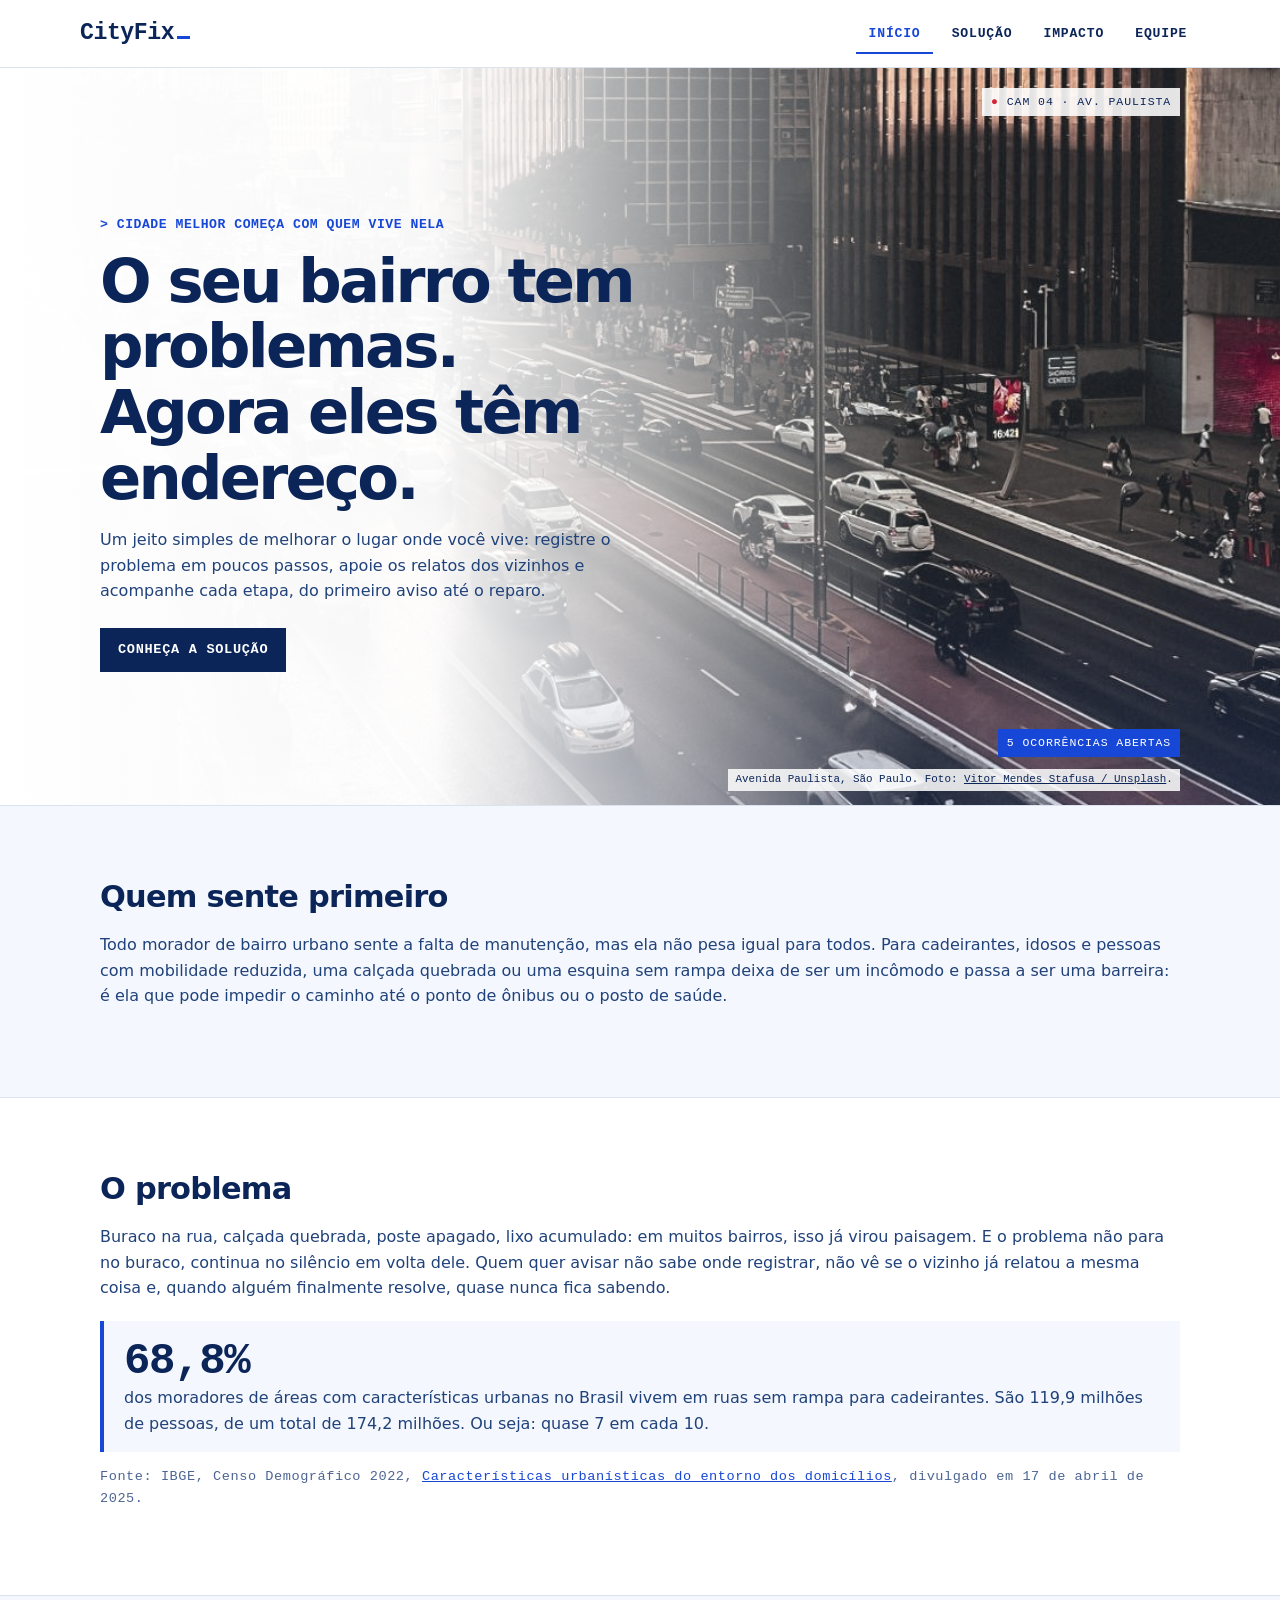
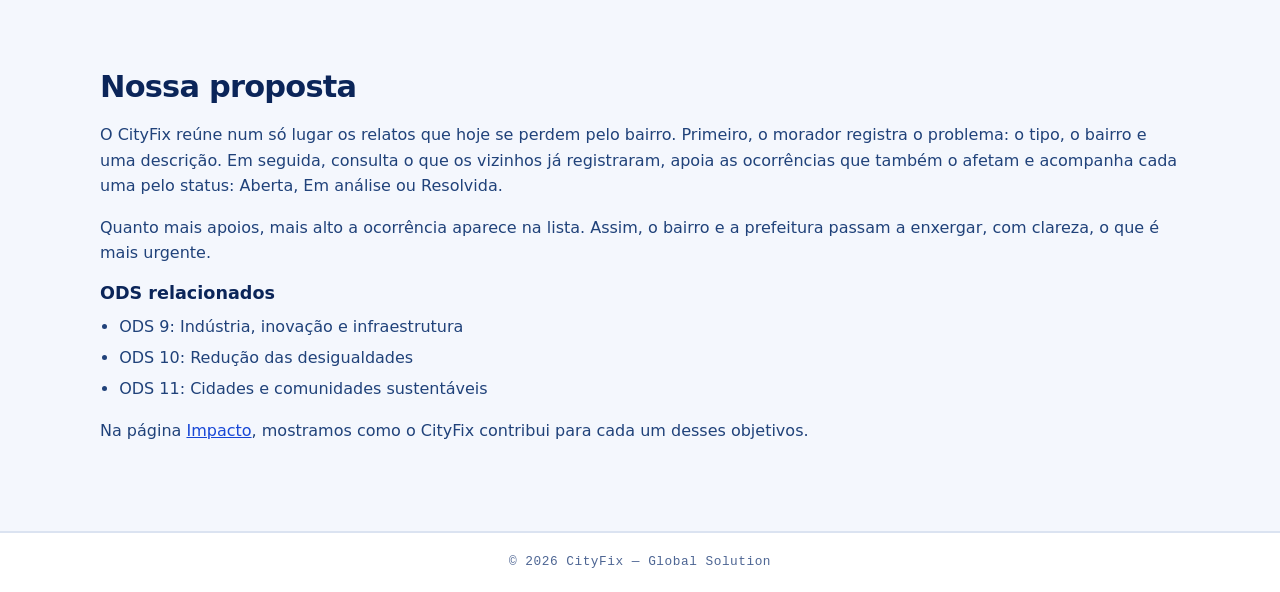
<file: index.html>
<!doctype html>
<html lang="pt-BR">
<head>
  <meta charset="utf-8">
  <meta name="viewport" content="width=device-width, initial-scale=1">
  <meta name="description" content="CityFix: registre problemas do seu bairro, apoie os relatos dos vizinhos e acompanhe cada ocorrência até a solução.">
  <title>CityFix | Início</title>
  <link rel="stylesheet" href="css/style.css">
  <script src="js/script.js" defer></script>
  <script src="js/dados.js" defer></script>
  <script src="js/simulacao.js" defer></script>
</head>
<body>
  <header class="site-header">
    <a class="brand" href="index.html">CityFix</a>
    <nav aria-label="Menu principal">
      <ul class="nav-list">
        <li><a href="index.html" aria-current="page">Início</a></li>
        <li><a href="solucao.html">Solução</a></li>
        <li><a href="impacto.html">Impacto</a></li>
        <li><a href="equipe.html">Equipe</a></li>
      </ul>
    </nav>
  </header>
  <main>
    <section class="hero">
      <div class="hero-texto">
        <p class="eyebrow">Cidade melhor começa com quem vive nela</p>
        <h1>O seu bairro tem problemas. Agora eles têm endereço.</h1>
        <p>Um jeito simples de melhorar o lugar onde você vive: registre o problema em poucos passos, apoie os relatos dos vizinhos e acompanhe cada etapa, do primeiro aviso até o reparo.</p>
        <a class="button" href="solucao.html">Conheça a solução</a>
      </div>
      <figure class="hero-foto">
        <div class="hero-foto-tela">
          <img src="img/avenida-paulista.jpg" width="1125" height="2000"
            alt="Avenida Paulista, em São Paulo, no fim da tarde: trânsito de carros, ciclovia vermelha, ponto de ônibus e pedestres entre prédios altos.">
          <span class="hud hud-topo" aria-hidden="true">● CAM 04 · AV. PAULISTA</span>
          <span class="hud hud-base" aria-hidden="true" data-stat="open">Ocorrências abertas</span>
        </div>
        <figcaption>Avenida Paulista, São Paulo. Foto: <a href="https://unsplash.com/photos/a-city-street-filled-with-lots-of-traffic-next-to-tall-buildings-o3jiiES00cI">Vitor Mendes Stafusa / Unsplash</a>.</figcaption>
      </figure>
    </section>
    <section class="content-section" aria-labelledby="afetados-title">
      <h2 id="afetados-title">Quem sente primeiro</h2>
      <p>Todo morador de bairro urbano sente a falta de manutenção, mas ela não pesa igual para todos. Para cadeirantes, idosos e pessoas com mobilidade reduzida, uma calçada quebrada ou uma esquina sem rampa deixa de ser um incômodo e passa a ser uma barreira: é ela que pode impedir o caminho até o ponto de ônibus ou o posto de saúde.</p>
    </section>
    <section class="content-section" aria-labelledby="problema-title">
      <h2 id="problema-title">O problema</h2>
      <p>Buraco na rua, calçada quebrada, poste apagado, lixo acumulado: em muitos bairros, isso já virou paisagem. E o problema não para no buraco, continua no silêncio em volta dele. Quem quer avisar não sabe onde registrar, não vê se o vizinho já relatou a mesma coisa e, quando alguém finalmente resolve, quase nunca fica sabendo.</p>
      <p class="dado-destaque"><strong>68,8%</strong> dos moradores de áreas com características urbanas no Brasil vivem em ruas sem rampa para cadeirantes. São 119,9 milhões de pessoas, de um total de 174,2 milhões. Ou seja: quase 7 em cada 10.</p>
      <p class="fonte">Fonte: IBGE, Censo Demográfico 2022, <a href="https://www.ibge.gov.br/geociencias/organizacao-do-territorio/tipologias-do-territorio/24702-caracteristicas-urbanisticas-do-entorno-dos-domicilios.html">Características urbanísticas do entorno dos domicílios</a>, divulgado em 17 de abril de 2025.</p>
    </section>
    <section class="content-section" aria-labelledby="proposta-title">
      <h2 id="proposta-title">Nossa proposta</h2>
      <p>O CityFix reúne num só lugar os relatos que hoje se perdem pelo bairro. Primeiro, o morador registra o problema: o tipo, o bairro e uma descrição. Em seguida, consulta o que os vizinhos já registraram, apoia as ocorrências que também o afetam e acompanha cada uma pelo status: Aberta, Em análise ou Resolvida.</p>
      <p>Quanto mais apoios, mais alto a ocorrência aparece na lista. Assim, o bairro e a prefeitura passam a enxergar, com clareza, o que é mais urgente.</p>
      <h3>ODS relacionados</h3>
      <ul class="ods-itens">
        <li>ODS 9: Indústria, inovação e infraestrutura</li>
        <li>ODS 10: Redução das desigualdades</li>
        <li>ODS 11: Cidades e comunidades sustentáveis</li>
      </ul>
      <p>Na página <a href="impacto.html">Impacto</a>, mostramos como o CityFix contribui para cada um desses objetivos.</p>
    </section>
  </main>
  <footer class="site-footer">
    <p>&copy; <span data-current-year>2026</span> CityFix — Global Solution</p>
  </footer>
</body>
</html>
</file>
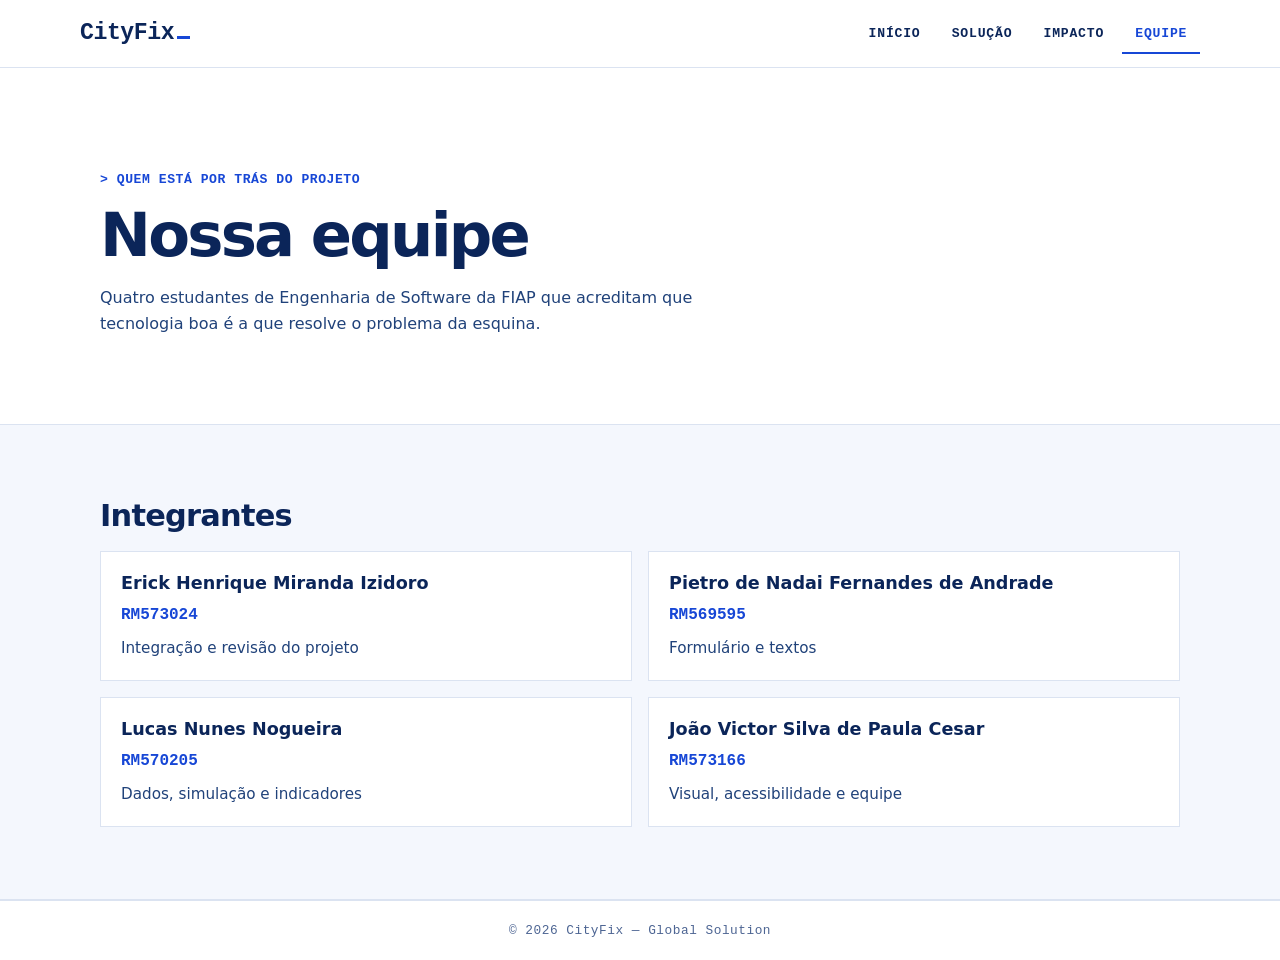
<file: equipe.html>
<!doctype html>
<html lang="pt-BR">
<head>
  <meta charset="utf-8">
  <meta name="viewport" content="width=device-width, initial-scale=1">
  <meta name="description" content="Conheça a equipe responsável pelo projeto CityFix.">
  <title>CityFix | Equipe</title>
  <link rel="stylesheet" href="css/style.css">
  <script src="js/script.js" defer></script>
</head>
<body>
  <header class="site-header">
    <a class="brand" href="index.html">CityFix</a>
    <nav aria-label="Menu principal">
      <ul class="nav-list">
        <li><a href="index.html">Início</a></li>
        <li><a href="solucao.html">Solução</a></li>
        <li><a href="impacto.html">Impacto</a></li>
        <li><a href="equipe.html" aria-current="page">Equipe</a></li>
      </ul>
    </nav>
  </header>
  <main>
    <section class="page-heading">
      <p class="eyebrow">Quem está por trás do projeto</p>
      <h1>Nossa equipe</h1>
      <p>Quatro estudantes de Engenharia de Software da FIAP que acreditam que tecnologia boa é a que resolve o problema da esquina.</p>
    </section>
    <section class="content-section" aria-labelledby="team-title">
      <h2 id="team-title">Integrantes</h2>
      <ul class="team-grid">
        <li>
          <article class="team-card">
            <h3>Erick Henrique Miranda Izidoro</h3>
            <p class="team-card__rm">RM573024</p>
            <p class="team-card__role">Integração e revisão do projeto</p>
          </article>
        </li>
        <li>
          <article class="team-card">
            <h3>Pietro de Nadai Fernandes de Andrade</h3>
            <p class="team-card__rm">RM569595</p>
            <p class="team-card__role">Formulário e textos</p>
          </article>
        </li>
        <li>
          <article class="team-card">
            <h3>Lucas Nunes Nogueira</h3>
            <p class="team-card__rm">RM570205</p>
            <p class="team-card__role">Dados, simulação e indicadores</p>
          </article>
        </li>
        <li>
          <article class="team-card">
            <h3>João Victor Silva de Paula Cesar</h3>
            <p class="team-card__rm">RM573166</p>
            <p class="team-card__role">Visual, acessibilidade e equipe</p>
          </article>
        </li>
      </ul>
    </section>
  </main>
  <footer class="site-footer">
    <p>&copy; <span data-current-year>2026</span> CityFix — Global Solution</p>
  </footer>
</body>
</html>
</file>
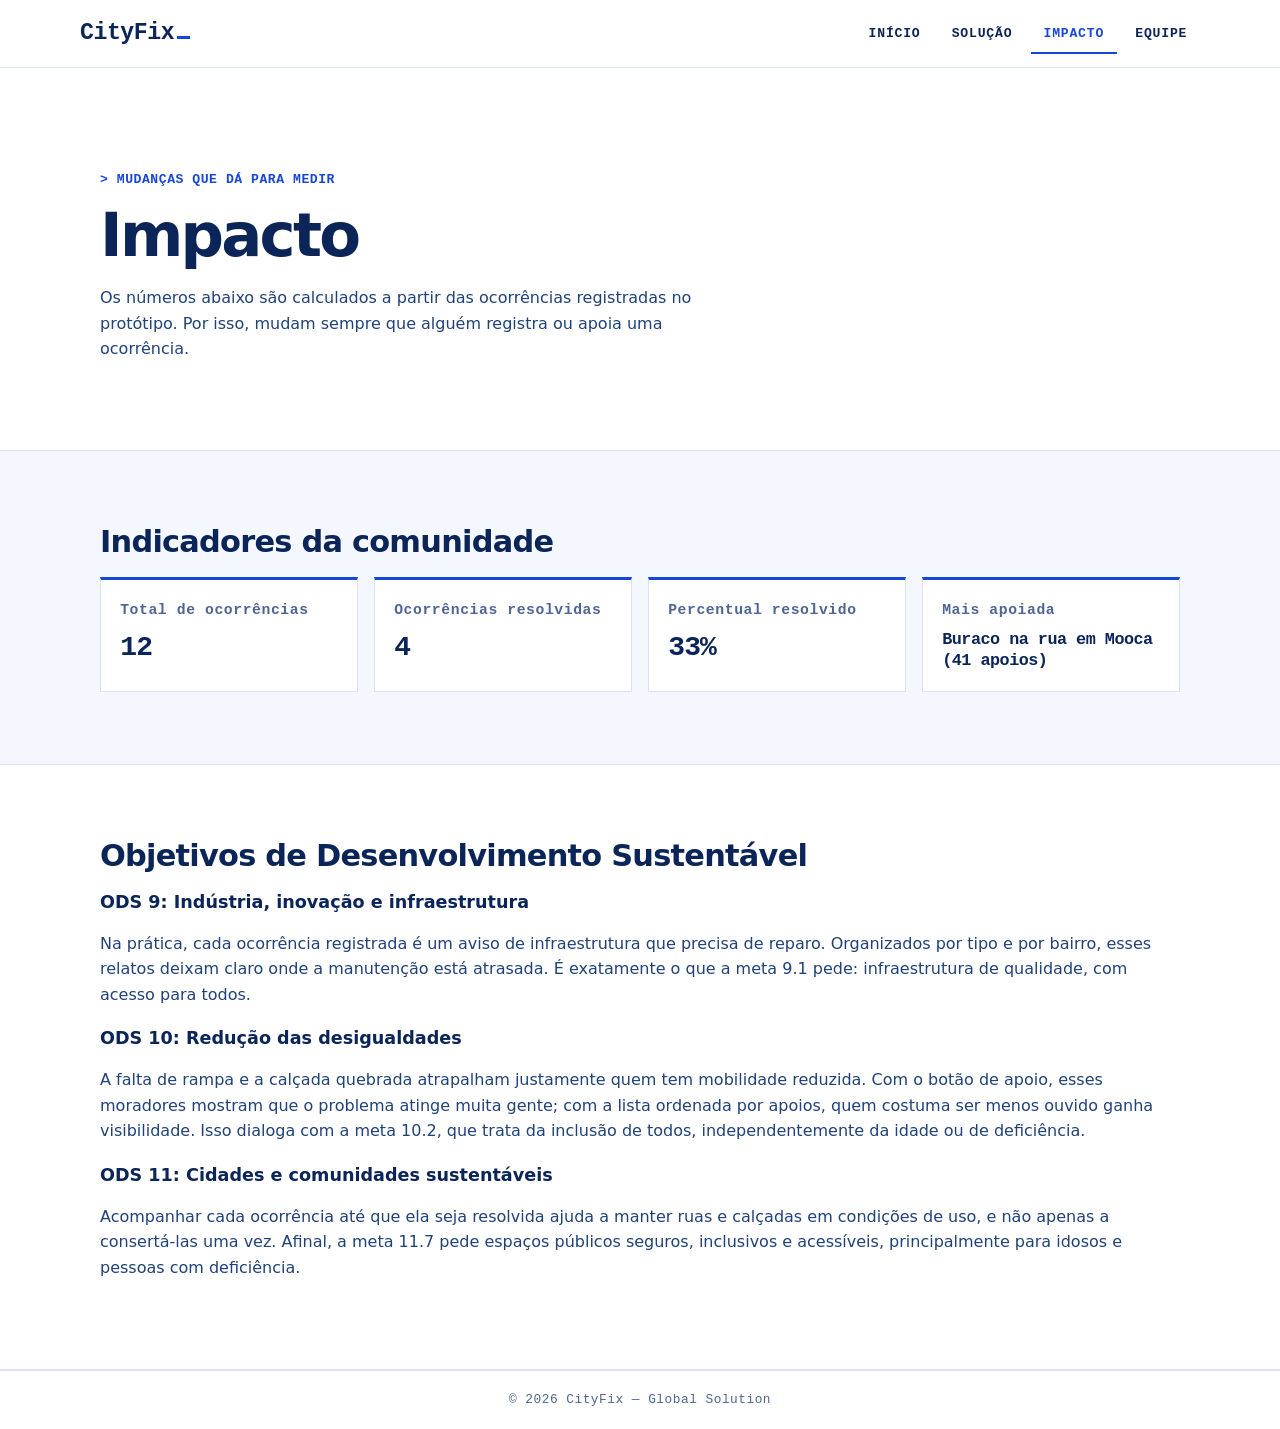
<file: impacto.html>
<!doctype html>
<html lang="pt-BR">
<head>
  <meta charset="utf-8">
  <meta name="viewport" content="width=device-width, initial-scale=1">
  <meta name="description" content="Indicadores do CityFix e a relação do projeto com os ODS 9, 10 e 11 da ONU.">
  <title>CityFix | Impacto</title>
  <link rel="stylesheet" href="css/style.css">
  <script src="js/script.js" defer></script>
  <script src="js/dados.js" defer></script>
  <script src="js/simulacao.js" defer></script>
</head>
<body>
  <header class="site-header">
    <a class="brand" href="index.html">CityFix</a>
    <nav aria-label="Menu principal">
      <ul class="nav-list">
        <li><a href="index.html">Início</a></li>
        <li><a href="solucao.html">Solução</a></li>
        <li><a href="impacto.html" aria-current="page">Impacto</a></li>
        <li><a href="equipe.html">Equipe</a></li>
      </ul>
    </nav>
  </header>
  <main>
    <section class="page-heading">
      <p class="eyebrow">Mudanças que dá para medir</p>
      <h1>Impacto</h1>
      <p>Os números abaixo são calculados a partir das ocorrências registradas no protótipo. Por isso, mudam sempre que alguém registra ou apoia uma ocorrência.</p>
    </section>
    <section class="content-section" aria-labelledby="indicators-title">
      <h2 id="indicators-title">Indicadores da comunidade</h2>
      <dl class="stats-grid">
        <div class="stat-card"><dt>Total de ocorrências</dt><dd data-stat="total">—</dd></div>
        <div class="stat-card"><dt>Ocorrências resolvidas</dt><dd data-stat="resolved">—</dd></div>
        <div class="stat-card"><dt>Percentual resolvido</dt><dd data-stat="resolved-rate">—</dd></div>
        <div class="stat-card"><dt>Mais apoiada</dt><dd data-stat="most-supported">—</dd></div>
      </dl>
    </section>
    <section class="content-section" aria-labelledby="ods-title">
      <h2 id="ods-title">Objetivos de Desenvolvimento Sustentável</h2>
      <article class="ods-item">
        <h3>ODS 9: Indústria, inovação e infraestrutura</h3>
        <p>Na prática, cada ocorrência registrada é um aviso de infraestrutura que precisa de reparo. Organizados por tipo e por bairro, esses relatos deixam claro onde a manutenção está atrasada. É exatamente o que a meta 9.1 pede: infraestrutura de qualidade, com acesso para todos.</p>
      </article>
      <article class="ods-item">
        <h3>ODS 10: Redução das desigualdades</h3>
        <p>A falta de rampa e a calçada quebrada atrapalham justamente quem tem mobilidade reduzida. Com o botão de apoio, esses moradores mostram que o problema atinge muita gente; com a lista ordenada por apoios, quem costuma ser menos ouvido ganha visibilidade. Isso dialoga com a meta 10.2, que trata da inclusão de todos, independentemente da idade ou de deficiência.</p>
      </article>
      <article class="ods-item">
        <h3>ODS 11: Cidades e comunidades sustentáveis</h3>
        <p>Acompanhar cada ocorrência até que ela seja resolvida ajuda a manter ruas e calçadas em condições de uso, e não apenas a consertá-las uma vez. Afinal, a meta 11.7 pede espaços públicos seguros, inclusivos e acessíveis, principalmente para idosos e pessoas com deficiência.</p>
      </article>
    </section>
  </main>
  <footer class="site-footer">
    <p>&copy; <span data-current-year>2026</span> CityFix — Global Solution</p>
  </footer>
</body>
</html>
</file>
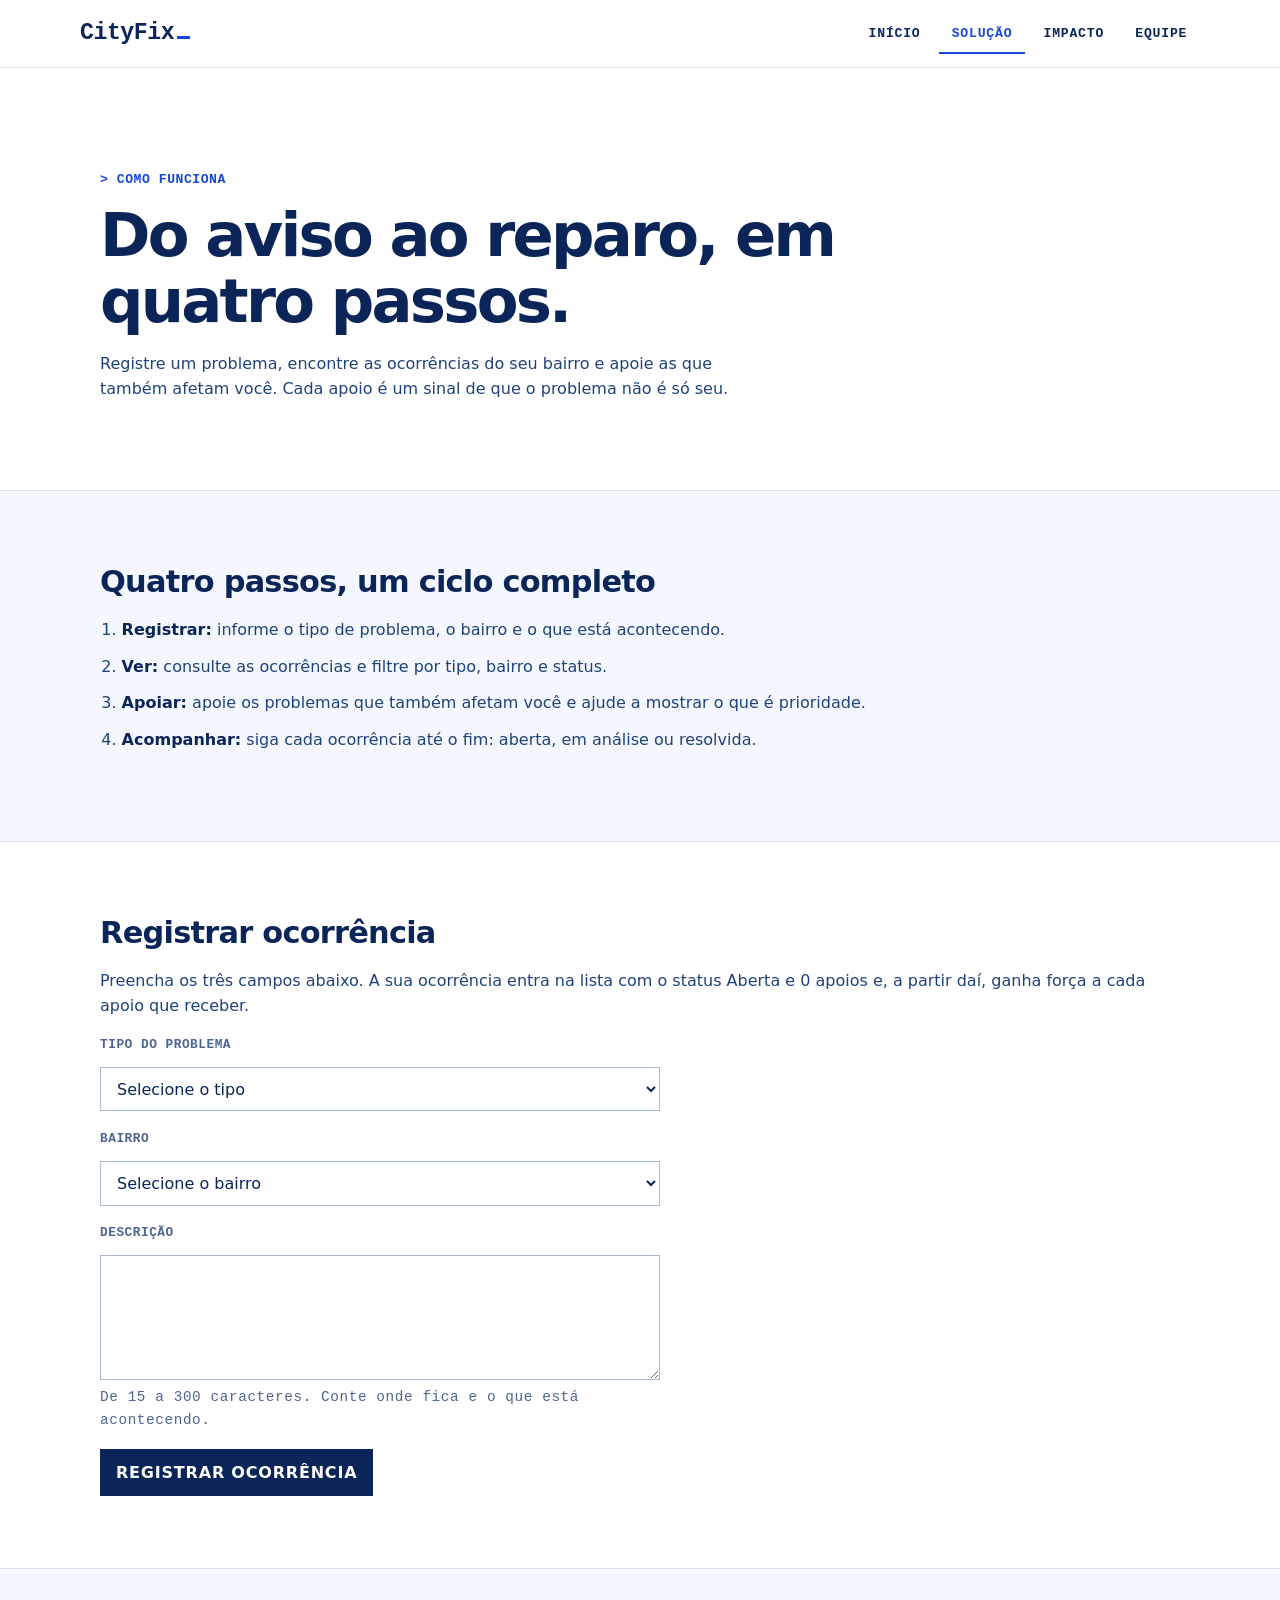
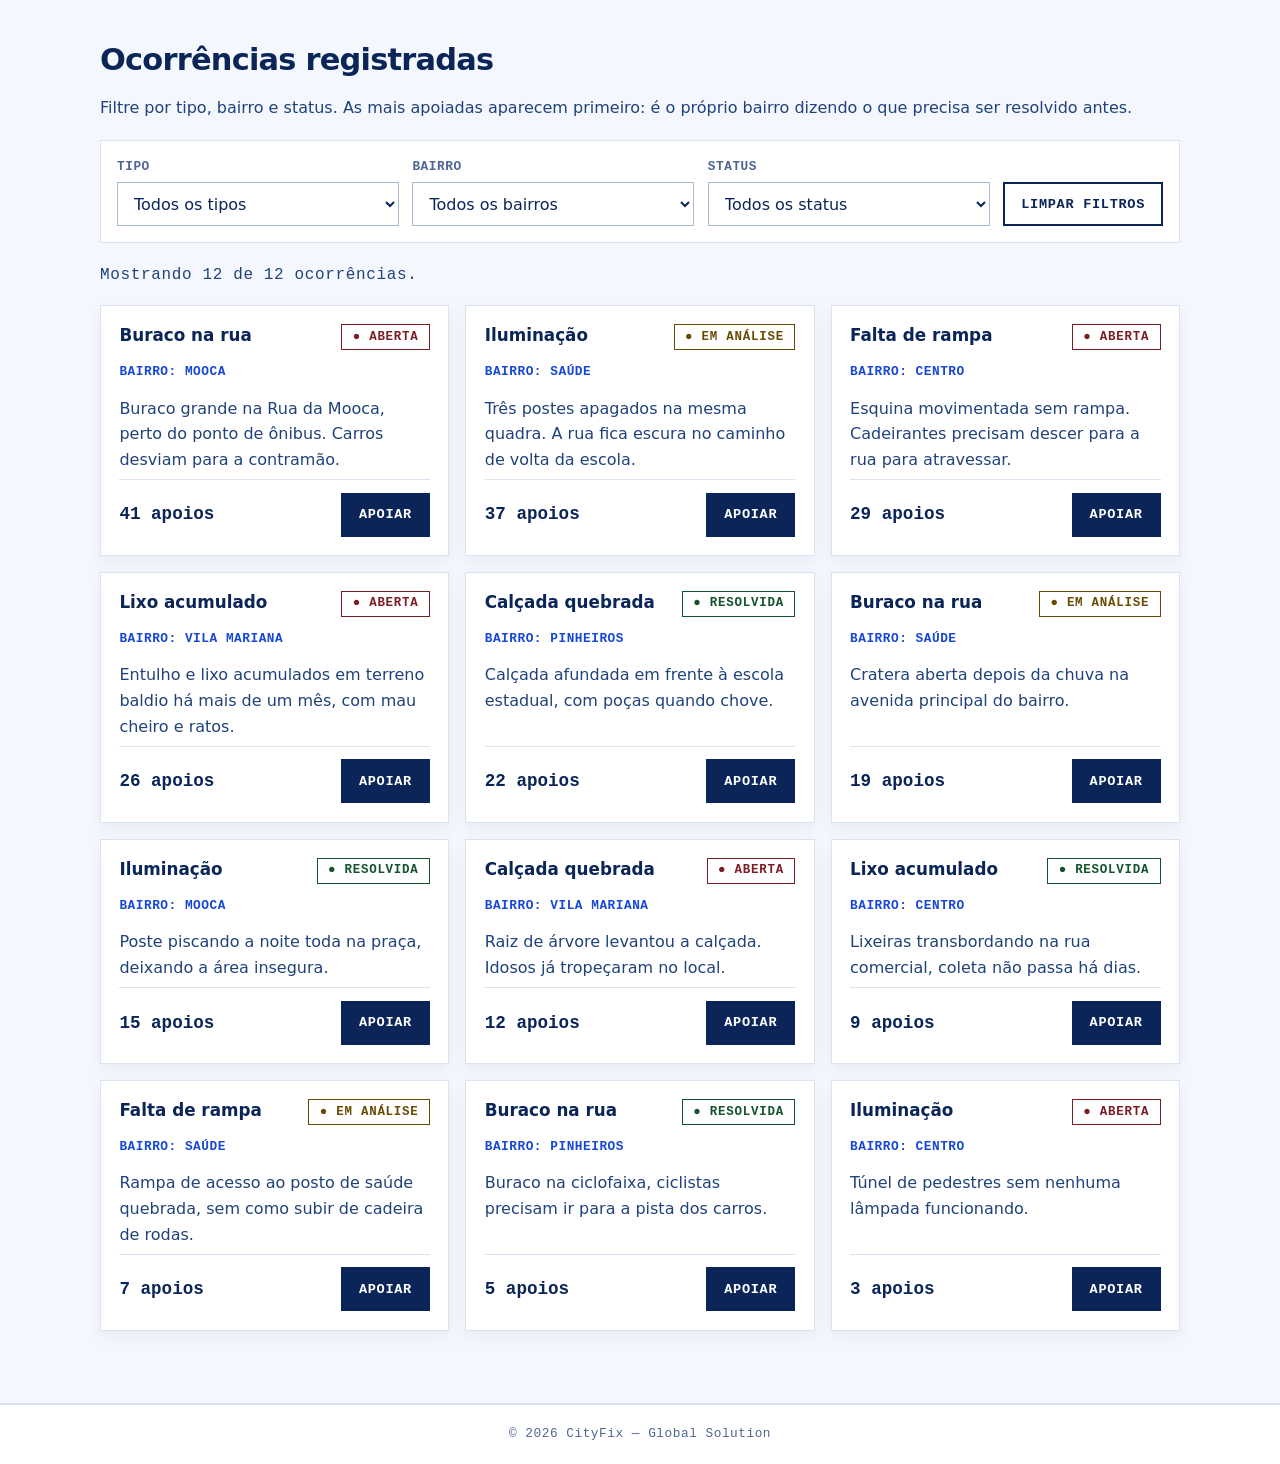
<file: solucao.html>
<!doctype html>
<html lang="pt-BR">
<head>
  <meta charset="utf-8">
  <meta name="viewport" content="width=device-width, initial-scale=1">
  <meta name="description" content="Registre um problema, filtre as ocorrências do seu bairro e apoie as que também afetam você.">
  <title>CityFix | Solução</title>
  <link rel="stylesheet" href="css/style.css">
  <script src="js/script.js" defer></script>
  <script src="js/dados.js" defer></script>
  <script src="js/simulacao.js" defer></script>
  <script src="js/formulario.js" defer></script>
</head>
<body>
  <header class="site-header">
    <a class="brand" href="index.html">CityFix</a>
    <nav aria-label="Menu principal">
      <ul class="nav-list">
        <li><a href="index.html">Início</a></li>
        <li><a href="solucao.html" aria-current="page">Solução</a></li>
        <li><a href="impacto.html">Impacto</a></li>
        <li><a href="equipe.html">Equipe</a></li>
      </ul>
    </nav>
  </header>
  <main>
    <section class="page-heading">
      <p class="eyebrow">Como funciona</p>
      <h1>Do aviso ao reparo, em quatro passos.</h1>
      <p>Registre um problema, encontre as ocorrências do seu bairro e apoie as que também afetam você. Cada apoio é um sinal de que o problema não é só seu.</p>
    </section>
    <section class="content-section" aria-labelledby="steps-title">
      <h2 id="steps-title">Quatro passos, um ciclo completo</h2>
      <ol class="steps-list">
        <li><strong>Registrar:</strong> informe o tipo de problema, o bairro e o que está acontecendo.</li>
        <li><strong>Ver:</strong> consulte as ocorrências e filtre por tipo, bairro e status.</li>
        <li><strong>Apoiar:</strong> apoie os problemas que também afetam você e ajude a mostrar o que é prioridade.</li>
        <li><strong>Acompanhar:</strong> siga cada ocorrência até o fim: aberta, em análise ou resolvida.</li>
      </ol>
    </section>
    <section class="content-section" aria-labelledby="report-title">
      <h2 id="report-title">Registrar ocorrência</h2>
      <p>Preencha os três campos abaixo. A sua ocorrência entra na lista com o status Aberta e 0 apoios e, a partir daí, ganha força a cada apoio que receber.</p>
      <form id="formulario-ocorrencia" class="form-ocorrencia" novalidate>
        <div class="campo">
          <label for="campo-tipo">Tipo do problema</label>
          <select id="campo-tipo" name="tipo" required aria-describedby="erro-tipo">
            <option value="">Selecione o tipo</option>
          </select>
          <p class="erro-campo" id="erro-tipo" hidden></p>
        </div>
        <div class="campo">
          <label for="campo-bairro">Bairro</label>
          <select id="campo-bairro" name="bairro" required aria-describedby="erro-bairro">
            <option value="">Selecione o bairro</option>
          </select>
          <p class="erro-campo" id="erro-bairro" hidden></p>
        </div>
        <div class="campo">
          <label for="campo-descricao">Descrição</label>
          <textarea id="campo-descricao" name="descricao" rows="4" maxlength="300" required aria-describedby="dica-descricao erro-descricao"></textarea>
          <p class="dica-campo" id="dica-descricao">De 15 a 300 caracteres. Conte onde fica e o que está acontecendo.</p>
          <p class="erro-campo" id="erro-descricao" hidden></p>
        </div>
        <button type="submit" class="button">Registrar ocorrência</button>
      </form>
      <p id="mensagem-formulario" class="mensagem-formulario" aria-live="polite"></p>
    </section>
    <section class="content-section" aria-labelledby="ocorrencias-title">
      <h2 id="ocorrencias-title">Ocorrências registradas</h2>
      <p>Filtre por tipo, bairro e status. As mais apoiadas aparecem primeiro: é o próprio bairro dizendo o que precisa ser resolvido antes.</p>
      <div class="filtros">
        <div class="filtro-campo">
          <label for="filtro-tipo">Tipo</label>
          <select id="filtro-tipo"><option value="">Todos os tipos</option></select>
        </div>
        <div class="filtro-campo">
          <label for="filtro-bairro">Bairro</label>
          <select id="filtro-bairro"><option value="">Todos os bairros</option></select>
        </div>
        <div class="filtro-campo">
          <label for="filtro-status">Status</label>
          <select id="filtro-status"><option value="">Todos os status</option></select>
        </div>
        <button type="button" id="limpar-filtros" class="botao-secundario">Limpar filtros</button>
      </div>
      <p id="resumo-ocorrencias" aria-live="polite"></p>
      <p id="mensagem-lista" class="mensagem-lista" aria-live="polite"></p>
      <ul id="lista-ocorrencias" class="lista-ocorrencias"></ul>
    </section>
  </main>
  <footer class="site-footer">
    <p>&copy; <span data-current-year>2026</span> CityFix — Global Solution</p>
  </footer>
</body>
</html>
</file>
<file: css/style.css>
:root {
  color-scheme: light;
  --color-ink: #16324f;
  --color-muted: #43596c;
  --color-primary: #006b70;
  --color-primary-dark: #05464b;
  --color-primary-soft: #e3f3f0;
  --color-focus: #a84b00;
  --color-surface: #ffffff;
  --color-background: #f3f7f5;
  --color-border: #cfddd8;
  --shadow-card: 0 0.65rem 1.8rem rgb(16 51 62 / 8%);
  font-family: system-ui, -apple-system, BlinkMacSystemFont, "Segoe UI", sans-serif;
}

* { box-sizing: border-box; }

body {
  min-width: 320px;
  min-height: 100vh;
  margin: 0;
  display: flex;
  flex-direction: column;
  color: var(--color-ink);
  background: var(--color-background);
  line-height: 1.6;
}

a { color: var(--color-primary-dark); }

:where(a, button, input, select, textarea, [tabindex]):focus-visible {
  outline: 3px solid var(--color-focus);
  outline-offset: 3px;
}

.site-header {
  display: flex;
  align-items: center;
  justify-content: space-between;
  gap: 1.5rem;
  padding: .85rem max(1.25rem, calc((100% - 1120px) / 2));
  background: var(--color-surface);
  border-bottom: 1px solid var(--color-border);
}

.brand {
  color: var(--color-primary-dark);
  font-size: 1.45rem;
  font-weight: 850;
  letter-spacing: -.04em;
  text-decoration: none;
}

.nav-list {
  display: flex;
  flex-wrap: wrap;
  gap: .35rem;
  margin: 0;
  padding: 0;
  list-style: none;
}

.nav-list a {
  display: inline-flex;
  align-items: center;
  min-height: 2.5rem;
  padding: .45rem .8rem;
  border-radius: 999px;
  color: var(--color-ink);
  font-size: .95rem;
  font-weight: 650;
  text-decoration: none;
}

.nav-list a:hover,
.nav-list a[aria-current="page"] {
  color: var(--color-primary-dark);
  background: var(--color-primary-soft);
}

main {
  width: min(100% - 2.5rem, 1080px);
  margin: 0 auto;
  flex: 1;
}

.hero,
.page-heading {
  padding: clamp(2.75rem, 7vw, 5rem) 0 2rem;
}

.hero {
  position: relative;
  isolation: isolate;
  overflow: hidden;
  max-width: none;
  margin-top: 2rem;
  padding: clamp(2.25rem, 7vw, 5rem);
  border-radius: 1.4rem;
  color: #ffffff;
  background: linear-gradient(125deg, #103b48 0%, #075d61 58%, #087c70 100%);
  box-shadow: 0 1.2rem 2.5rem rgb(5 70 75 / 20%);
}

.hero::after {
  position: absolute;
  z-index: -1;
  top: -5.5rem;
  right: -4rem;
  width: clamp(13rem, 32vw, 24rem);
  aspect-ratio: 1;
  border: 1px solid rgb(255 255 255 / 18%);
  border-radius: 50%;
  box-shadow: 0 0 0 1.6rem rgb(255 255 255 / 5%), 0 0 0 3.2rem rgb(255 255 255 / 4%);
  content: "";
}

.hero h1 { max-width: 720px; color: #ffffff; }
.hero p { max-width: 660px; color: #e3f4f1; }
.hero .eyebrow { color: #b9eee2; }
.hero .button { color: var(--color-primary-dark); background: #ffffff; }
.hero .button:hover { background: #e3f3f0; }

h1 {
  max-width: 820px;
  margin: .25rem 0 1rem;
  font-size: clamp(2.2rem, 5.5vw, 3.8rem);
  letter-spacing: -.04em;
  line-height: 1.08;
}

h2 {
  margin: 0 0 1rem;
  font-size: clamp(1.35rem, 3vw, 1.9rem);
  letter-spacing: -.025em;
  line-height: 1.25;
}

h3 { margin: 0; font-size: 1.1rem; line-height: 1.35; }
p { color: var(--color-muted); }
.eyebrow { color: var(--color-primary-dark); font-size: .82rem; font-weight: 800; letter-spacing: .09em; text-transform: uppercase; }

.content-section {
  margin: 1.25rem 0;
  padding: clamp(1.25rem, 3.5vw, 2rem);
  border: 1px solid var(--color-border);
  border-radius: 1rem;
  background: var(--color-surface);
  box-shadow: var(--shadow-card);
}

.button,
button {
  display: inline-flex;
  align-items: center;
  justify-content: center;
  gap: .5rem;
  min-height: 2.75rem;
  margin-top: .5rem;
  padding: .65rem 1rem;
  border: 2px solid transparent;
  border-radius: .55rem;
  color: #ffffff;
  background: var(--color-primary);
  font: inherit;
  font-weight: 750;
  line-height: 1.3;
  text-align: center;
  text-decoration: none;
  cursor: pointer;
}

.button:hover,
button:hover { background: var(--color-primary-dark); }
button:disabled { cursor: not-allowed; opacity: .65; }

.botao-secundario {
  border-color: var(--color-primary);
  color: var(--color-primary-dark);
  background: #ffffff;
}

.botao-secundario:hover { color: #ffffff; background: var(--color-primary-dark); }
.botao-apoiar { white-space: nowrap; }
.botao-apoiar:hover { background: var(--color-primary-dark); }

form { display: grid; gap: 1rem; }
label { display: block; margin-bottom: .35rem; color: var(--color-ink); font-weight: 700; }

input:not([type="checkbox"]):not([type="radio"]),
select,
textarea {
  width: 100%;
  min-height: 2.8rem;
  padding: .65rem .75rem;
  border: 1px solid #718897;
  border-radius: .55rem;
  color: var(--color-ink);
  background: var(--color-surface);
  font: inherit;
}

textarea { min-height: 8rem; resize: vertical; }
input[type="checkbox"], input[type="radio"] { width: 1.1rem; height: 1.1rem; accent-color: var(--color-primary); }
input::placeholder, textarea::placeholder { color: var(--color-muted); opacity: 1; }
input:disabled, select:disabled, textarea:disabled { color: var(--color-muted); background: #edf2f0; }

.filtros {
  display: grid;
  grid-template-columns: repeat(3, minmax(0, 1fr)) auto;
  align-items: end;
  gap: .85rem;
  margin: 1.25rem 0;
  padding: 1rem;
  border: 1px solid var(--color-border);
  border-radius: .85rem;
  background: var(--color-background);
}

.filtro-campo { display: flex; min-width: 0; flex-direction: column; gap: .25rem; }
.filtro-campo label { margin: 0; font-size: .9rem; }
.filtros .botao-secundario { margin-top: 0; }

#mensagem-formulario,
.mensagem-lista {
  padding: .75rem 1rem;
  border-left: .25rem solid var(--color-primary);
  border-radius: .35rem;
  color: var(--color-primary-dark);
  background: var(--color-primary-soft);
  font-weight: 650;
}

#mensagem-formulario:empty,
.mensagem-lista:empty,
#resumo-ocorrencias:empty { display: none; }

.lista-ocorrencias,
#lista-ocorrencias {
  display: grid;
  grid-template-columns: repeat(auto-fit, minmax(min(100%, 17rem), 1fr));
  gap: 1rem;
  margin: 1rem 0 0;
  padding: 0;
  list-style: none;
}

.ocorrencia-card,
#lista-ocorrencias > * {
  display: flex;
  min-width: 0;
  flex-direction: column;
  padding: 1.15rem;
  border: 1px solid var(--color-border);
  border-radius: .85rem;
  background: var(--color-surface);
  box-shadow: 0 .35rem 1rem rgb(16 51 62 / 5%);
}

.ocorrencia-card p { margin: .4rem 0; }
.ocorrencia-cabecalho { display: flex; align-items: flex-start; justify-content: space-between; gap: .65rem; }
.ocorrencia-cabecalho h3 { font-size: 1.05rem; }
.ocorrencia-bairro { margin-top: .75rem !important; font-weight: 700; }
.ocorrencia-rodape { display: flex; align-items: center; justify-content: space-between; gap: .75rem; margin-top: auto; padding-top: .8rem; }
.ocorrencia-votos { color: var(--color-ink); font-weight: 750; }
.ocorrencia-rodape button, #lista-ocorrencias button { margin-top: 0; }
.status-selo { flex-shrink: 0; padding: .2rem .65rem; border-radius: 999px; font-size: .78rem; font-weight: 800; line-height: 1.4; }
.status-aberta { color: #7b1d25; background: #fde8e8; }
.status-em-analise { color: #664b00; background: #fff3ce; }
.status-resolvida { color: #14532d; background: #dcfce7; }
.lista-vazia { grid-column: 1 / -1; padding: 1rem; color: var(--color-muted); text-align: center; }
.nota-dados { display: flex; flex-wrap: wrap; align-items: center; gap: .75rem; margin-top: 1.25rem; font-size: .95rem; }

.steps-list { padding-left: 1.35rem; }
.steps-list li { margin: .7rem 0; }
.ods-list { padding-top: .5rem; }

.stats-grid {
  display: grid;
  grid-template-columns: repeat(auto-fit, minmax(min(100%, 12rem), 1fr));
  gap: 1rem;
  margin: 0;
}

.stat-card {
  min-width: 0;
  padding: 1.2rem;
  border: 1px solid var(--color-border);
  border-top: .25rem solid var(--color-primary);
  border-radius: .8rem;
  background: var(--color-background);
}

.stat-card dt { color: var(--color-muted); font-size: .92rem; font-weight: 700; }
.stat-card dd { margin: .45rem 0 0; color: var(--color-primary-dark); font-size: clamp(1.3rem, 3vw, 1.75rem); font-weight: 850; line-height: 1.25; overflow-wrap: anywhere; }

.team-grid {
  display: grid;
  grid-template-columns: repeat(2, minmax(0, 1fr));
  gap: 1rem;
  margin: 0;
  padding: 0;
  list-style: none;
}

.team-card {
  height: 100%;
  padding: 1.25rem;
  border: 1px solid var(--color-border);
  border-radius: .85rem;
  background: var(--color-background);
}

.team-card p { margin: .45rem 0 0; }
.team-card__rm { color: var(--color-primary-dark); font-weight: 800; }
.team-card__role { font-size: .95rem; }

.site-footer {
  margin-top: 3rem;
  padding: 1.2rem 1.25rem;
  border-top: 1px solid var(--color-border);
  background: var(--color-surface);
  text-align: center;
}

.site-footer p { margin: 0; font-size: .9rem; }

@media (max-width: 760px) {
  .filtros { grid-template-columns: repeat(2, minmax(0, 1fr)); }
}

@media (max-width: 600px) {
  .site-header { align-items: flex-start; flex-direction: column; gap: .65rem; }
  .nav-list { gap: .2rem; }
  .nav-list a { padding: .4rem .65rem; }
  main { width: min(100% - 2rem, 1080px); }
  .hero { margin-top: 1rem; }
  .hero, .page-heading { padding-top: 2.5rem; }
  .hero { padding: 2rem 1.5rem; border-radius: 1rem; }
  .content-section { margin: 1rem 0; }
  .team-grid { grid-template-columns: 1fr; }
  .lista-ocorrencias, #lista-ocorrencias { grid-template-columns: 1fr; }
}

@media (max-width: 420px) {
  .filtros { grid-template-columns: 1fr; }
  .filtros .botao-secundario { width: 100%; }
  .ocorrencia-cabecalho { flex-direction: column; }
  .ocorrencia-rodape { align-items: flex-start; flex-direction: column; }
  .ocorrencia-rodape .botao-apoiar { width: 100%; }
}

@media (prefers-reduced-motion: reduce) {
  *, *::before, *::after {
    scroll-behavior: auto !important;
    animation-duration: .01ms !important;
    animation-iteration-count: 1 !important;
    transition-duration: .01ms !important;
  }
}

.form-ocorrencia { display: grid; gap: 1.1rem; max-width: 560px; }
.campo { display: flex; flex-direction: column; gap: .35rem; }
.campo label { font-weight: 700; }
.campo select, .campo textarea { width: 100%; padding: .65rem .75rem; color: var(--color-ink); font: inherit; background: var(--color-surface); border: 1px solid #9fb3bf; border-radius: .5rem; }
.campo textarea { resize: vertical; min-height: 7rem; }
.campo select:focus-visible, .campo textarea:focus-visible { outline: 3px solid #f0a202; outline-offset: 2px; }
.campo [aria-invalid="true"] { border: 2px solid #b3261e; }
.dica-campo, .erro-campo { margin: 0; font-size: .9rem; }
.erro-campo { color: #b3261e; font-weight: 650; }
.form-ocorrencia .button { justify-self: start; margin-top: 0; border: 0; font: inherit; font-weight: 700; cursor: pointer; }
.mensagem-formulario:empty { display: none; }
.mensagem-formulario { margin: 1.25rem 0 0; padding: .85rem 1rem; border-radius: .5rem; font-weight: 650; }
.mensagem-sucesso { color: #14532d; background: #e5f4ea; border: 1px solid #9fd3b0; }
.mensagem-erro { color: #8c1d18; background: #fbeaea; border: 1px solid #efb5b1; }

.dado-destaque { margin: 1.25rem 0 .5rem; padding: 1rem 1.25rem; color: var(--color-ink); background: var(--color-background); border-left: 4px solid var(--color-primary); border-radius: .5rem; }
.dado-destaque strong { display: block; color: var(--color-primary-dark); font-size: clamp(2rem, 5vw, 2.75rem); line-height: 1.1; }
.fonte { font-size: .85rem; }
.ods-itens { margin: .5rem 0 0; padding-left: 1.2rem; }
.ods-itens li { margin: .35rem 0; }
.ods-item + .ods-item { margin-top: 1.25rem; }
.ods-item h3 { margin: 0 0 .25rem; font-size: 1.1rem; }

:root {
  color-scheme: light;
  --color-ink: #0b2559;
  --color-text: #20427a;
  --color-muted: #4d6593;
  --color-primary: #1747d6;
  --color-primary-dark: #0b2559;
  --color-primary-soft: #eaf0ff;
  --color-focus: #1747d6;
  --color-surface: #ffffff;
  --color-background: #ffffff;
  --color-tint: #f4f7fd;
  --color-border: #dbe3f1;
  --shadow-card: none;
  --font-mono: ui-monospace, "SF Mono", Menlo, Consolas, "Liberation Mono", monospace;
  --page-gutter: max(1.25rem, calc((100% - 1080px) / 2));
}

body { color: var(--color-text); background: var(--color-background); }
p { color: var(--color-text); }
strong { color: var(--color-ink); }
::selection { color: #fff; background: var(--color-primary); }
a { color: var(--color-primary); }

.site-header { border-bottom-color: var(--color-border); }
.brand { color: var(--color-ink); font-family: var(--font-mono); font-weight: 700; letter-spacing: -.02em; }

.brand::after {
  display: inline-block;
  width: .55em;
  height: .14em;
  margin-left: .12em;
  content: "";
  background: var(--color-primary);
  animation: piscar 1.1s steps(1) infinite;
}

@keyframes piscar { 50% { opacity: 0; } }

.nav-list a {
  border-radius: 0;
  color: var(--color-ink);
  font-family: var(--font-mono);
  font-size: .82rem;
  letter-spacing: .06em;
  text-transform: uppercase;
}

.nav-list a:hover,
.nav-list a[aria-current="page"] { color: var(--color-primary); background: transparent; box-shadow: inset 0 -2px 0 var(--color-primary); }

main { width: 100%; max-width: none; }

.page-heading,
.content-section {
  margin: 0;
  padding: clamp(2.5rem, 6vw, 4.5rem) var(--page-gutter);
  border: 0;
  border-bottom: 1px solid var(--color-border);
  border-radius: 0;
  background: var(--color-surface);
  box-shadow: none;
}

.content-section:nth-of-type(even) { background: var(--color-tint); }

.page-heading { padding-top: clamp(3rem, 8vw, 5.5rem); }
.page-heading p:last-child { max-width: 640px; }

.site-footer { margin-top: 0; }

h1, h2, h3 { color: var(--color-ink); }
h1 { letter-spacing: -.045em; }

.eyebrow,
label,
.campo label,
.filtro-campo label,
.stat-card dt,
.ocorrencia-bairro,
#resumo-ocorrencias,
.fonte,
.dica-campo,
.site-footer p {
  font-family: var(--font-mono);
  letter-spacing: .04em;
}

.eyebrow { color: var(--color-primary); font-weight: 600; }
.eyebrow::before { content: "> "; }
label, .campo label, .filtro-campo label { color: var(--color-muted); font-size: .8rem; font-weight: 600; text-transform: uppercase; }
.fonte, .dica-campo { color: var(--color-muted); }

.button,
button {
  border-radius: 0;
  color: #ffffff;
  background: var(--color-ink);
  font-family: var(--font-mono);
  font-size: .85rem;
  letter-spacing: .05em;
  text-transform: uppercase;
}

.button:hover,
button:hover { color: #ffffff; background: var(--color-primary); }

.botao-secundario { color: var(--color-ink); background: #ffffff; border-color: var(--color-ink); }
.botao-secundario:hover { color: #ffffff; background: var(--color-primary); border-color: var(--color-primary); }
.botao-apoiar:hover { background: var(--color-primary); }

input:not([type="checkbox"]):not([type="radio"]),
select,
textarea,
.campo select,
.campo textarea {
  color: var(--color-ink);
  background: #ffffff;
  border: 1px solid #a9b8d3;
  border-radius: 0;
}

input:hover, select:hover, textarea:hover { border-color: var(--color-primary); }
.campo select:focus-visible, .campo textarea:focus-visible { outline-color: var(--color-focus); }

.filtros { border-radius: 0; background: #ffffff; }
.content-section:nth-of-type(odd) .filtros { background: var(--color-tint); }

#mensagem-formulario,
.mensagem-lista { border-radius: 0; font-family: var(--font-mono); font-size: .9rem; }
.mensagem-lista { color: var(--color-ink); background: var(--color-primary-soft); border-left-color: var(--color-primary); }

.ocorrencia-card,
#lista-ocorrencias > * { border-radius: 0; background: #ffffff; transition: border-color .2s ease, box-shadow .2s ease; }
.ocorrencia-card:hover { border-color: var(--color-primary); box-shadow: 0 .5rem 1.5rem rgb(23 71 214 / 10%); }
.ocorrencia-card:first-child { border-top: 3px solid var(--color-primary); }
.ocorrencia-bairro { color: var(--color-primary); font-size: .8rem; font-weight: 600; text-transform: uppercase; }
.ocorrencia-votos { color: var(--color-ink); font-family: var(--font-mono); font-size: 1.1rem; }
.ocorrencia-rodape { border-top: 1px solid var(--color-border); }

.status-selo { border-radius: 0; font-family: var(--font-mono); letter-spacing: .06em; text-transform: uppercase; border: 1px solid currentColor; background: #ffffff; }
.status-selo::before { content: "● "; }

.stat-card { border-radius: 0; border-top: 3px solid var(--color-primary); background: #ffffff; }
.stat-card dt { color: var(--color-muted); }
.stat-card dd,
.dado-destaque strong { color: var(--color-ink); font-family: var(--font-mono); font-weight: 700; letter-spacing: -.03em; }
.stat-card dd[data-stat="most-supported"] { font-size: 1.05rem; }
.dado-destaque { border-radius: 0; color: var(--color-text); background: var(--color-tint); border-left-color: var(--color-primary); }

.team-card { border-radius: 0; background: #ffffff; }
.team-card__rm { color: var(--color-primary); font-family: var(--font-mono); }

.site-footer p { color: var(--color-muted); font-size: .8rem; }

.hero {
  display: flex;
  align-items: center;
  min-height: min(82vh, 760px);
  margin: 0;
  padding: clamp(3rem, 8vw, 6rem) var(--page-gutter);
  border-radius: 0;
  border-bottom: 1px solid var(--color-border);
  color: var(--color-ink);
  background: #ffffff;
  box-shadow: none;
}

.hero::after { display: none; }

.hero-texto { position: relative; z-index: 2; max-width: 560px; }
.hero h1 { color: var(--color-ink); }
.hero p { color: var(--color-text); }
.hero .eyebrow { color: var(--color-primary); }
.hero .button { color: #ffffff; background: var(--color-ink); }
.hero .button:hover { background: var(--color-primary); }

.hero-foto { position: absolute; z-index: 0; inset: 0; margin: 0; }
.hero-foto-tela { position: absolute; inset: 0; overflow: hidden; }

.hero-foto-tela img {
  display: block;
  width: 100%;
  height: 100%;
  object-fit: cover;
  object-position: center 62%;
  filter: grayscale(.55) contrast(1.05) brightness(1.05) hue-rotate(-8deg);
}

.hero-foto-tela::before {
  position: absolute;
  z-index: 1;
  inset: 0;
  content: "";
  background:
    linear-gradient(90deg, #ffffff 0%, rgb(255 255 255 / 96%) 34%, rgb(255 255 255 / 55%) 52%, rgb(255 255 255 / 0%) 72%),
    linear-gradient(0deg, rgb(23 71 214 / 12%), rgb(23 71 214 / 0%) 40%);
  pointer-events: none;
}

.hero-foto-tela::after {
  position: absolute;
  z-index: 1;
  left: 45%;
  right: 0;
  top: -15%;
  height: 15%;
  content: "";
  background: linear-gradient(180deg, transparent, rgb(23 71 214 / 18%), transparent);
  animation: varredura 6s linear infinite;
  pointer-events: none;
}

@keyframes varredura { to { top: 100%; } }

.hud {
  position: absolute;
  z-index: 2;
  right: var(--page-gutter);
  padding: .3rem .55rem;
  font-family: var(--font-mono);
  font-size: .72rem;
  letter-spacing: .08em;
  text-transform: uppercase;
}

.hud-topo { top: 1.25rem; color: var(--color-ink); background: rgb(255 255 255 / 88%); }
.hud-topo::first-letter { color: #d6243a; }
.hud-base { bottom: 3rem; color: #ffffff; background: var(--color-primary); }

.hero-foto figcaption {
  position: absolute;
  z-index: 2;
  right: var(--page-gutter);
  bottom: .9rem;
  padding: .15rem .45rem;
  color: var(--color-ink);
  background: rgb(255 255 255 / 85%);
  font-family: var(--font-mono);
  font-size: .68rem;
}

.hero-foto figcaption a { color: var(--color-ink); }

@media (max-width: 760px) {
  .hero { align-items: flex-end; min-height: 0; padding-top: 19rem; padding-bottom: 3.5rem; }
  .hero-foto-tela img { object-position: center 70%; }
  .hero-foto-tela::before {
    background: linear-gradient(0deg, #ffffff 0%, rgb(255 255 255 / 97%) 48%, rgb(255 255 255 / 40%) 66%, rgb(255 255 255 / 0%) 80%);
  }
  .hero-foto-tela::after { left: 0; }
  .hud-topo { top: 1rem; }
  .hud-base { top: 3.2rem; bottom: auto; }
  .hero-foto figcaption { top: 14.5rem; bottom: auto; }
}
</file>
